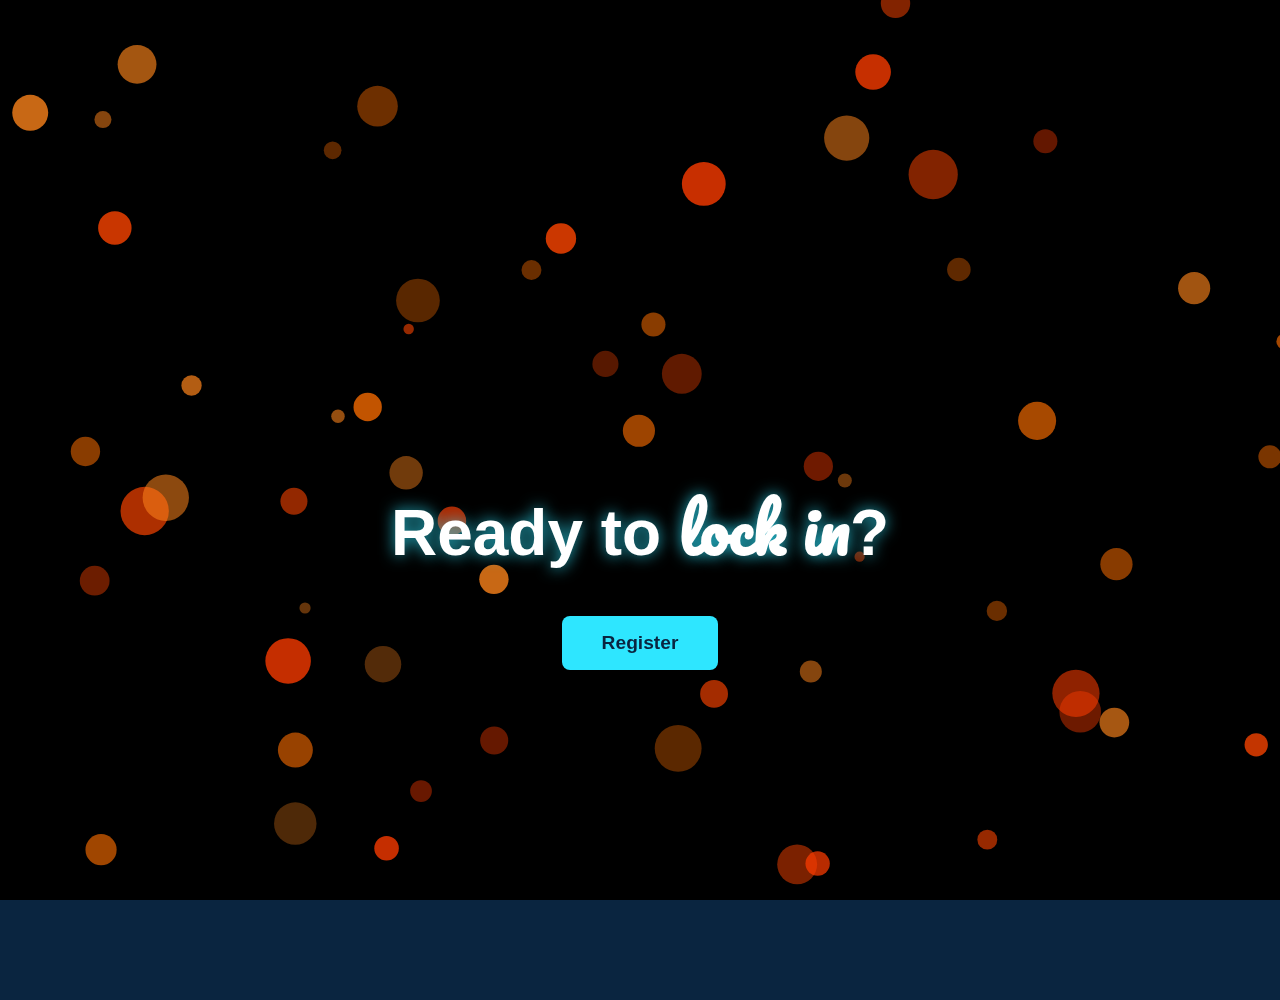
<file: index.html>
<!DOCTYPE html>
<html lang="en">
<head>
  <meta charset="UTF-8">
  <meta name="viewport" content="width=device-width, initial-scale=1.0">
  <title>Streak Lock-in</title>

  <!-- Google Font for cursive -->
  <link href="https://fonts.googleapis.com/css2?family=Pacifico&display=swap" rel="stylesheet">

  <link rel="stylesheet" href="css/styles.css">
</head>
<body>
  <header class="hero">
    <canvas id="bg-canvas"></canvas>
    <div class="overlay">
      <h1 class="title">
        Ready to <span class="cursive">lock in</span>?
      </h1>
      <a href="login.html" class="btn">Register</a>
    </div>
  </header>

  <script src="js/main.js"></script>
</body>
</html>
</file>
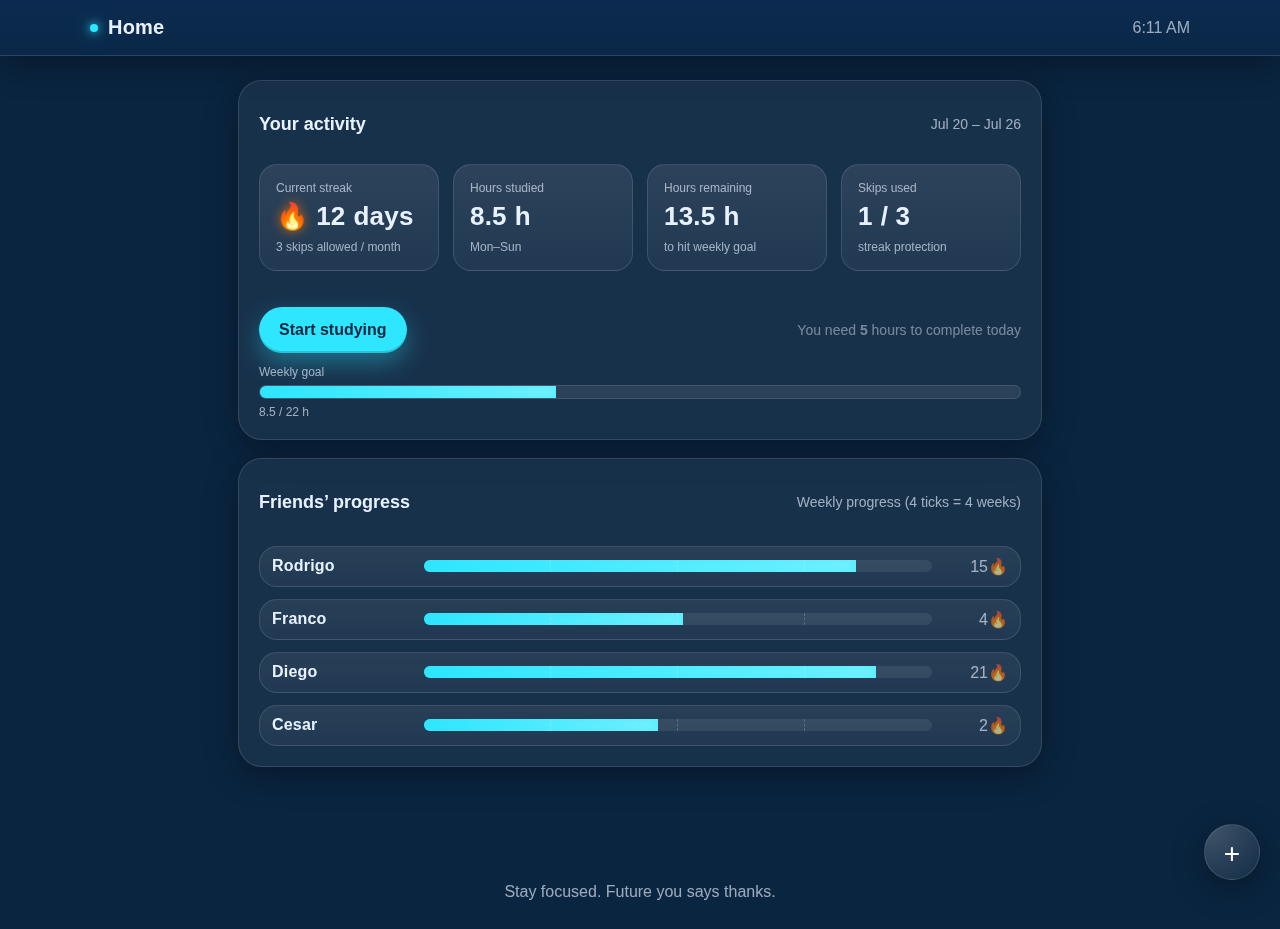
<file: home.html>
<!DOCTYPE html>
<html lang="en">
<head>
  <meta charset="UTF-8" />
  <meta name="viewport" content="width=device-width, initial-scale=1" />
  <title>Home • Study Focus</title>
  <link rel="stylesheet" href="css/home.css">
</head>
<body class="home-page">
  <!-- Background -->
  <canvas id="bg-canvas" aria-hidden="true"></canvas>

  <div class="page" role="application">
    <header>
      <nav class="nav" aria-label="primary">
        <div class="brand" aria-label="Home">
          <span class="dot" aria-hidden="true"></span>
          <span>Home</span>
        </div>
        <div class="clock" aria-live="polite" id="clock">--:-- --</div>
      </nav>
    </header>

    <main>
      <section class="cards">
        <!-- Activity -->
        <article class="card" aria-labelledby="act-title">
          <div class="card-header">
            <h2 class="card-title" id="act-title">Your activity</h2>
            <div class="card-sub" id="week-range">This week</div>
          </div>

          <div class="activity">
            <div class="metric">
              <div class="label">Current streak</div>
              <div class="value"><span class="fire">🔥</span><span id="streak-days">12</span><span>days</span></div>
              <div class="hint">3 skips allowed / month</div>
            </div>
            <div class="metric">
              <div class="label">Hours studied</div>
              <div class="value"><span id="hours-done">8.5</span><span>h</span></div>
              <div class="hint" id="done-hint">Mon–Sun</div>
            </div>
            <div class="metric">
              <div class="label">Hours remaining</div>
              <div class="value"><span id="hours-left">13.5</span><span>h</span></div>
              <div class="hint">to hit weekly goal</div>
            </div>
            <div class="metric">
              <div class="label">Skips used</div>
              <div class="value"><span id="skips-used">1</span><span>/ 3</span></div>
              <div class="hint">streak protection</div>
            </div>
          </div>

          <!-- CTA -->
          <div class="cta-row">
            <a href="timer.html">
                <button class="cta">Start studying</button>
            </a>
            
            <div class="cta-note" id="cta-note">You need <strong id="today-needed">5</strong> hours to complete today</div>
          </div>

          <!-- Weekly goal bar (progress) -->
          <div class="goal-wrap" aria-hidden="false">
            <div class="goal-label">Weekly goal</div>
            <div class="goal-bar">
              <div class="goal-bar__fill" id="weekly-goal-fill" style="width: 28%;"></div>
            </div>
            <div class="goal-legend"><span id="goal-legend-text">8.5 / 22 h</span></div>
          </div>
        </article>

        <!-- Friends / Strata -->
        <article class="card" aria-labelledby="friends-title">
          <div class="card-header">
            <h2 class="card-title" id="friends-title">Friends’ progress</h2>
            <div class="card-sub">Weekly progress (4 ticks = 4 weeks)</div>
          </div>

          <!-- Server-side/HTML placeholders (visible even if JS fails).
               JS will replace these with animated bars. -->
          <div class="friends" id="friends-list">
            <div class="friend">
              <div class="friend-name">Rodrigo</div>
              <div class="progress">
                <div class="bar" style="width: 85%;"></div>
                <div class="ticks"><span></span><span></span><span></span><span></span></div>
              </div>
              <div class="streak-count">15🔥</div>
            </div>
            <div class="friend">
              <div class="friend-name">Franco</div>
              <div class="progress">
                <div class="bar" style="width: 52%;"></div>
                <div class="ticks"><span></span><span></span><span></span><span></span></div>
              </div>
              <div class="streak-count">4🔥</div>
            </div>
            <div class="friend">
              <div class="friend-name">Diego</div>
              <div class="progress">
                <div class="bar" style="width: 89%;"></div>
                <div class="ticks"><span></span><span></span><span></span><span></span></div>
              </div>
              <div class="streak-count">21🔥</div>
            </div>
            <div class="friend">
              <div class="friend-name">Cesar</div>
              <div class="progress">
                <div class="bar" style="width: 47%;"></div>
                <div class="ticks"><span></span><span></span><span></span><span></span></div>
              </div>
              <div class="streak-count">2🔥</div>
            </div>
          </div>
        </article>
      </section>
    </main>

    <footer>Stay focused. Future you says thanks.</footer>
  </div>

  <!-- Floating + -->
  <button class="fab" aria-label="Add" title="Add">+</button>

  <!-- Load JS (matches your folder layout) -->
  <script src="js/home.js" defer></script>
</body>
</html>
</file>
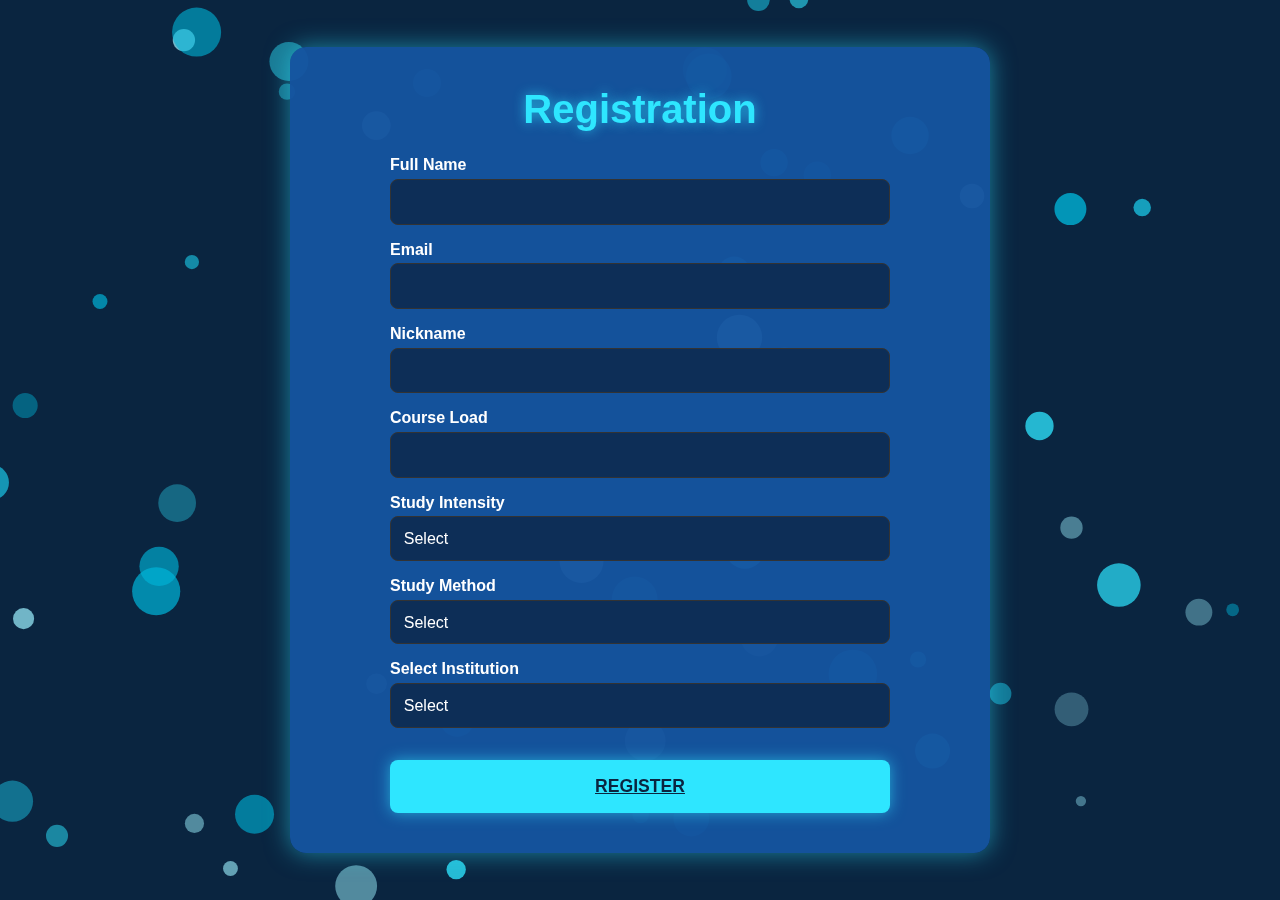
<file: register.html>
<!DOCTYPE html>
<html lang="en">
<head>
  <meta charset="UTF-8" />
  <title>StreakIn | Registration</title>
  <meta name="viewport" content="width=device-width, initial-scale=1.0" />
  <link rel="stylesheet" href="css/register.css" />
  <script src="js/register.js" defer></script>
</head>
<body>

  <!-- Titles and options -->
  <canvas id="bg-canvas" aria-hidden="true"></canvas>

  <div class="streakin-container">
    <h1 class="streakin-title">Registration</h1>

    <form id="streakin-registration-form" class="streakin-form" action="#" method="POST">
      <div class="streakin-form-group">
        <label for="name">Full Name</label>
        <input type="text" id="name" name="name" required />
      </div>

      <div class="streakin-form-group">
        <label for="email">Email</label>
        <input type="email" id="email" name="email" required />
      </div>

      <div class="streakin-form-group">
        <label for="nickname">Nickname</label>
        <input type="text" id="nickname" name="nickname" required />
      </div>

      <div class="streakin-form-group">
        <label for="course">Course Load</label>
        <input type="text" id="course" name="course" required />
      </div>

      <div class="streakin-form-group">
        <label for="difficulty">Study Intensity</label>
        <select id="difficulty" name="difficulty" required>
          <option value="" disabled selected>Select</option>
          <option value="easy">Easy</option>
          <option value="medium">Medium</option>
          <option value="hard">Hard</option>
        </select>
      </div>

      <div class="streakin-form-group">
        <label for="method">Study Method</label>
        <select id="method" name="method" required>
          <option value="" disabled selected>Select</option>
          <option value="Pomodoro">Pomodoro</option>
          <option value="Feynman">Feynman</option>
          <option value="Active Recall">Active Recall</option>
        </select>
      </div>

      <div class="streakin-form-group">
        <label for="institution">Select Institution</label>
        <select id="institution" name="difficulty" required>
          <option value="" disabled selected>Select</option>
          <option value="Simon Fraser University">Simon Fraser University</option>
          <option value="University of British Columbia">University of British Columbia</option>
          <option value="Douglas College">Douglas College</option>
          <option value="Langara College">Langara College</option>
          <option value="British Columbia Institute of Technology">British Columbia Institute of Technology</option>
        </select>
      </div>

      <a href="home.html" class="streakin-submit-btn">Register</a>
    </form>
  </div>

</body>
</html>
</file>
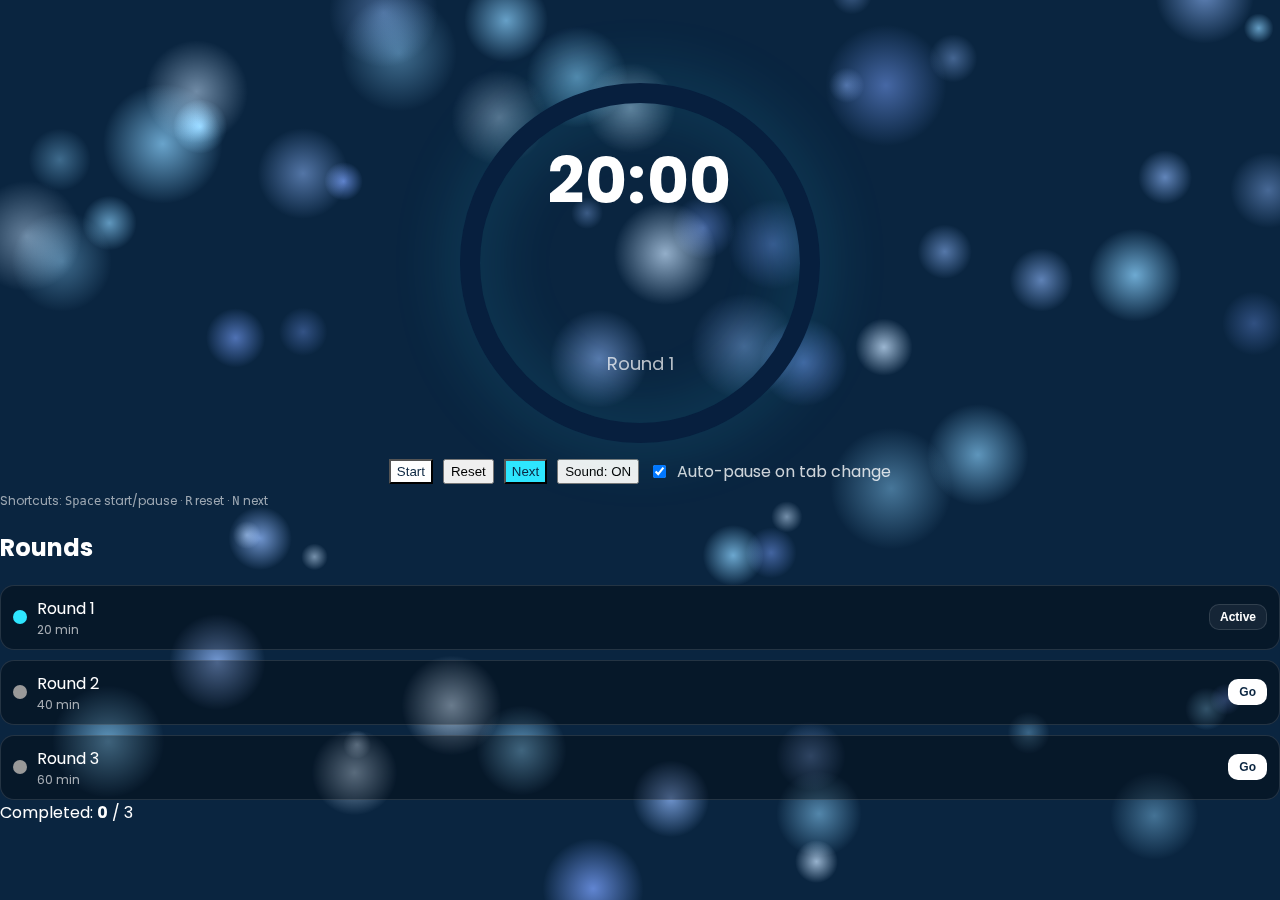
<file: timer.html>
<!doctype html>
<html lang="en">
<head>
  <meta charset="utf-8" />
  <meta name="viewport" content="width=device-width,initial-scale=1" />
  <title>StreakIn — Study Timer</title>
  <link rel="stylesheet" href="css/style-timer.css" />
</head>
<body>
  <section class="hero">
    <!-- your animated background -->
    <canvas id="bg-canvas"></canvas>

    <!-- overlay content -->
    <div class="overlay">
      <main class="apple-wrap">
        <!-- Timer panel -->
        <section class="apple-panel">
          <div class="ring-wrap">
            <!-- 360x360 ring, stroke=20 => r=170 -->
            <svg width="360" height="360" viewBox="0 0 360 360" class="ring">
              <circle cx="180" cy="180" r="170" class="track" />
              <circle id="progress" cx="180" cy="180" r="170" class="progress" />
            </svg>
            <div class="center">
              <div id="time" class="time">40:00</div>
              <div id="roundLabel" class="subtle">Round 1</div>
            </div>
          </div>

          <div class="controls">
            <button id="startPause" class="btn-primary">Start</button>
            <button id="reset" class="btn-plain">Reset</button>
            <button id="next" class="btn-accent">Next</button>

            <button id="sound" class="btn-plain" aria-pressed="true">Sound: ON</button>
            <label class="toggle">
              <input type="checkbox" id="autopause" checked />
              <span>Auto-pause on tab change</span>
            </label>
          </div>

          <p id="pauseReason" class="notice hidden">Paused — tab/screen changed</p>
          <p class="hint">Shortcuts: <kbd>Space</kbd> start/pause · <kbd>R</kbd> reset · <kbd>N</kbd> next</p>
        </section>

        <!-- Rounds panel -->
        <aside class="apple-panel side">
          <h2>Rounds</h2>
          <ul id="rounds" class="rounds"></ul>
          <div class="meta">Completed: <strong id="completed">0</strong> / <span id="total">3</span></div>
        </aside>
      </main>
    </div>
  </section>

  <!-- your animated bg script + the timer logic -->
  <script src="js/main.js"></script>
  <script src="js/timer.js" defer></script>
</body>
</html>
</file>
<file: css/styles.css>
:root {
  --blue-bg: #0A2540;
  --header-dark: #0D2E57;
  --cyan: #2EE6FF;
  --white: #ffffff;
}

/*  GLOBAL */
html, body {
  height: 100%;
  margin: 0;
  font-family: 'Poppins', sans-serif;
  background: var(--blue-bg);
  color: var(--white);
  display: block;
  scroll-behavior: smooth;
}

a {
  text-decoration: none;
}

/* HEADER */
.streakin-header {
  background: var(--header-dark);
  color: var(--white);
  display: flex;
  justify-content: space-between;
  align-items: center;
  padding: 0.5rem 2rem;
  position: fixed;
  top: 0;
  left: 0;
  width: 100%;
  box-shadow: 0 2px 10px rgba(0,0,0,0.3);
  z-index: 1000000000000000;
  min-height: 80px;
}

.streakin-header-left,
.streakin-header-right {
  display: flex;
  align-items: center;
}

.streakin-logo {
  height: 150px;         
  width: auto;
  object-fit: contain;
  display: block;
}

.streakin-lockin-btn {
  background: var(--cyan);
  color: var();
  border: none;
  padding: 0.7rem 1.5rem;
  font-size: 1rem;
  font-weight: 600;
  border-radius: 2rem;
  cursor: pointer;
  transition: background-color 0.2s ease, transform 0.15s ease;
  white-space: nowrap;
}

.streakin-lockin-btn:hover {
  background: var(--white);
  transform: scale(1.05);
}

/* HERO SECTION */
.hero {
  position: relative;
  height: 100vh;
  padding-top: 100px; 
  display: flex;
  flex-direction: column;  
  justify-content: center;
  align-items: center;
  text-align: center;
  z-index: 1;
}

.hero .overlay{
  position:relative;
  background:transparent;
  z-index:1;
}

.title {
  font-size: 4rem;
  margin-bottom: 2rem;
  text-shadow: 0 0 15px rgba(46, 230, 255, 0.8);
}

.title .cursive {
  font-family: 'Pacifico', cursive;
}

.btn {
  display: inline-block;
  padding: 1rem 2.5rem;
  font-size: 1.2rem;
  font-weight: bold;
  background: var(--cyan);
  color: var(--blue-bg);
  border-radius: 8px;
  transition: all 0.3s ease;
}

.btn:hover {
  background: var(--white);
  color: var(--blue-bg);
  box-shadow: 0 4px 15px rgba(46, 230, 255, 0.5);
}

/* BACKGROUND CANVAS */
#bg-canvas {
  position: fixed;
  top: 0;
  left: 0;
  width: 100%;
  height: 100%;
  z-index: 0;
  pointer-events: none;
}

/* INFO SECTION */
.streakin-info-section {
  display: flex;
  justify-content: space-between;
  align-items: center;
  max-width: 1100px;
  margin: 5rem auto;
  padding: 2rem;
  gap: 2rem;
  background: rgba(255, 255, 255, 0.05);
  border-radius: 1rem;
  backdrop-filter: blur(8px);
  box-shadow: 0 4px 15px rgba(0,0,0,0.2);
}

.streakin-info-text {
  flex: 1;
}

.streakin-info-text h2 {
  font-size: 2rem;
  color: var(--cyan);
  margin-bottom: 1rem;
}

.streakin-info-text p {
  line-height: 1.6;
  margin-bottom: 1rem;
  font-size: 1.1rem;
}

.streakin-info-image {
  flex: 1;
  display: flex;
  justify-content: center;
}

.streakin-info-image img {
  width: 100%;
  max-width: 450px;
  border-radius: 0.5rem;
  box-shadow: 0 4px 20px rgba(0,0,0,0.3);
}

/* RESPONSIVE */
@media (max-width: 800px) {
  .title {
    font-size: 2.8rem;
  }

  .streakin-info-section {
    flex-direction: column;
    text-align: center;
  }

  .streakin-info-text, 
  .streakin-info-image {
    flex: none;
    width: 100%;
  }

  .streakin-info-image img {
    max-width: 100%;
  }

  .streakin-header {
    flex-direction: column;
    gap: 0.5rem;
    min-height: auto;
    padding: 1rem;
  }

  .streakin-header-left, 
  .streakin-header-right {
    justify-content: center;
  }
}
</file>
<file: css/home.css>
:root {
  --blue-bg: #0A2540;
  --cyan: #2EE6FF;
  --white: #ffffff;
  --header-dark: #0D2E57;

  --fg: #e8f1ff;
  --muted: rgba(232,241,255,0.65);
  --card-border: rgba(255,255,255,0.12);
  --glass: rgba(255,255,255,0.06);
  --shadow: 0 8px 32px rgba(0,0,0,0.35);
  --radius: 18px;
  --radius-lg: 24px;
}

html, body { height: 100%; margin: 0; background: var(--blue-bg); color: var(--fg);
  -webkit-font-smoothing: antialiased; -moz-osx-font-smoothing: grayscale;
  font-family: -apple-system, BlinkMacSystemFont, "SF Pro Text", "SF Pro Display", Segoe UI, Roboto, Helvetica, Arial, system-ui, sans-serif;
}

#bg-canvas { position: fixed; inset: 0; z-index: -1; width: 100vw; height: 100vh; display: block; filter: saturate(1.1) brightness(0.95); }

.page { min-height: 100vh; display: grid; grid-template-rows: auto 1fr auto; }

header { position: sticky; top: 0; backdrop-filter: blur(12px);
  background: linear-gradient(180deg, rgba(13,46,87,0.65), rgba(13,46,87,0.35));
  border-bottom: 1px solid var(--card-border); box-shadow: var(--shadow); z-index: 10; }

.nav { max-width: 1100px; margin: 0 auto; display: flex; align-items: center; justify-content: space-between; gap: 16px; padding: 16px 20px; }
.brand { display: inline-flex; align-items: center; gap: 10px; font-size: 20px; font-weight: 600; letter-spacing: .2px; }
.brand .dot { width: 8px; height: 8px; border-radius: 999px; background: var(--cyan); box-shadow: 0 0 10px var(--cyan), 0 0 24px rgba(46,230,255,.65); }
.clock { font-variant-numeric: tabular-nums; font-weight: 500; color: var(--muted); }

main { max-width: 1100px; margin: 24px auto; padding: 0 20px 64px; }
.cards { display: grid; gap: 18px; }

.card { background: var(--glass); border: 1px solid var(--card-border); border-radius: var(--radius-lg); box-shadow: var(--shadow); }
.card-header { display: flex; align-items: center; justify-content: space-between; padding: 18px 20px 0; }
.card-title { font-size: 18px; font-weight: 600; color: var(--fg); }
.card-sub { font-size: 14px; color: var(--muted); }

.activity { padding: 14px 20px 20px; display: grid; grid-template-columns: repeat(4, minmax(180px,1fr)); gap: 14px; }
.metric { background: linear-gradient(180deg, rgba(255,255,255,0.09), rgba(255,255,255,0.04)); border: 1px solid var(--card-border); border-radius: var(--radius); padding: 16px; }
.metric .label { font-size: 12px; color: var(--muted); margin-bottom: 6px; }
.metric .value { font-size: 26px; font-weight: 700; letter-spacing: .2px; display: flex; align-items: center; gap: 8px; }
.metric .hint { font-size: 12px; color: var(--muted); margin-top: 8px; }
.fire { filter: drop-shadow(0 0 6px rgba(255,115,0,0.8)); }

/* CTA */
.cta-row { display: flex; align-items: baseline; justify-content: space-between; padding: 16px 20px 8px; gap: 14px; flex-wrap: wrap; }
.cta { appearance: none; border: 0; cursor: pointer; padding: 14px 20px; border-radius: 999px; font-weight: 600; font-size: 16px; color: var(--blue-bg); background: var(--cyan); box-shadow: 0 10px 24px rgba(46,230,255,0.35), inset 0 -2px 0 rgba(0,0,0,0.15); transition: transform .08s ease, filter .2s ease; }
.cta:active { transform: translateY(1px) scale(0.99); }
.cta:focus-visible { outline: 2px solid var(--white); outline-offset: 3px; }
.cta-note { font-size: 14px; color: var(--muted); opacity: .7; }

/* Weekly goal bar */
.goal-wrap { padding: 4px 20px 20px; }
.goal-label { font-size: 12px; color: var(--muted); margin-bottom: 6px; }
.goal-bar { height: 12px; background: rgba(255,255,255,0.08); border-radius: 999px; overflow: hidden; border: 1px solid var(--card-border); }
.goal-bar__fill { height: 100%; width: 0; background: linear-gradient(90deg, var(--cyan), #7cf3ff); box-shadow: 0 0 12px rgba(46,230,255,0.6) inset; transition: width .9s cubic-bezier(.2,.7,.2,1); }
.goal-legend { margin-top: 6px; font-size: 12px; color: var(--muted); }

/* Friends */
.friends { padding: 18px 20px 20px; display: grid; gap: 12px; }
.friend { display: grid; grid-template-columns: 140px 1fr 64px; gap: 12px; align-items: center; padding: 10px 12px; border: 1px solid var(--card-border); border-radius: var(--radius); background: linear-gradient(180deg, rgba(255,255,255,0.07), rgba(255,255,255,0.04)); }
.friend-name { font-weight: 600; letter-spacing: .2px; }
.progress { height: 12px; border-radius: 999px; overflow: hidden; background: rgba(255,255,255,0.08); position: relative; }
.progress .bar { height: 100%; width: 0%; background: linear-gradient(90deg, var(--cyan), #7cf3ff); box-shadow: 0 0 12px rgba(46,230,255,0.6) inset; transition: width .9s cubic-bezier(.2,.7,.2,1); position: relative; }
.progress .ticks { position: absolute; inset: 0; display: grid; grid-template-columns: repeat(4,1fr); }
.progress .ticks span { border-right: 1px dashed rgba(255,255,255,0.18); }
.progress .ticks span:last-child { border-right: 0; }
.streak-count { text-align: right; color: var(--muted); font-variant-numeric: tabular-nums; }

/* Floating + */
.fab { position: fixed; right: 20px; bottom: 20px; z-index: 20; cursor: pointer; width: 56px; height: 56px; border-radius: 999px; border: 1px solid var(--card-border); background: radial-gradient(120% 120% at 10% 5%, rgba(255,255,255,0.22), rgba(255,255,255,0.05)); color: var(--white); font-size: 28px; line-height: 56px; text-align: center; box-shadow: var(--shadow); }
.fab:focus-visible { outline: 2px solid var(--white); outline-offset: 4px; }

footer { color: var(--muted); text-align: center; padding: 28px 16px; }

/* Responsive */
@media (max-width: 900px) {
  .activity { grid-template-columns: repeat(2, 1fr); }
  .friend { grid-template-columns: 1fr; }
  .streak-count { text-align: left; }
}
@media (max-width: 520px) {
  .activity { grid-template-columns: 1fr; }
}
</file>
<file: css/register.css>
:root {
    --blue-bg: #0A2540;     
    --cyan: #2EE6FF;        
    --white: #ffffff;
    --header-dark: #0D2E57;  
}

* {
    box-sizing: border-box;
    margin: 0;
    padding: 0;
}

body {
    height: 100vh;
    display: flex;
    justify-content: center;
    align-items: center;
    background: var(--blue-bg);
    font-family: 'Poppins', sans-serif;
    color: var(--white);
    overflow: hidden;
}

/*Background Canvas*/

#bg-canvas {
    position: absolute;
    top: 0;
    left: 0;
    width: 100%;
    height: 100%;
    z-index: 0;
}

/* Registration Container */
.streakin-container {
    position: relative;
    z-index: 1;
    width: 90%;
    max-width: 700px;
    padding: 2.5rem;
    background-color: rgba(21, 84, 160, 0.95);
    border-radius: 1rem;
    box-shadow: 0 0 25px rgba(46, 230, 255, 0.5);
}

/* Title */
.streakin-title {
    text-align: center;
    margin-bottom: 1.5rem;
    font-size: 2.5rem;
    color: var(--cyan);
    text-shadow: 0 0 12px rgba(46, 230, 255, 0.7);
}

/* Form Styles */
.streakin-form {
    display: flex;
    flex-direction: column;
    gap: 1rem;
    align-items: center;
    text-align: center;
}

.streakin-form-group {
    width: 100%;
    max-width: 500px;
    display: flex;
    flex-direction: column;
    align-items: flex-start;
}

.streakin-form-group label {
    margin-bottom: 0.3rem;
    font-weight: 600;
    color: var(--white);
    text-align: center;
}

.streakin-form-group input,
.streakin-form-group select {
    width: 100%;
    padding: 0.8rem;
    border-radius: 0.5rem;
    border: 1px solid #333;
    background: #0D2E57;
    color: var(--white);
    font-size: 1rem;
    transition: all 0.2s ease;
    box-sizing: border-box;
    appearance: none;
}

.streakin-form-group input:focus,
.streakin-form-group select:focus {
    outline: none;
    border-color: var(--cyan);
    box-shadow: 0 0 10px rgba(46, 230, 255, 0.6);
}

/* Submit Button */
.streakin-submit-btn {
    width: 100%;
    max-width: 500px;
    margin-top: 1rem;
    padding: 1rem;
    font-size: 1.1rem;
    font-weight: bold;
    text-transform: uppercase;
    border: none;
    border-radius: 0.5rem;
    background-color: var(--cyan);
    color: var(--blue-bg);
    cursor: pointer;
    transition: all 0.3s ease;
    box-shadow: 0 0 15px rgba(46, 230, 255, 0.6);
}

.streakin-submit-btn:hover {
    background-color: var(--white);
    color: var(--blue-bg);
    transform: scale(1.05);
    box-shadow: 0 0 20px rgba(46, 230, 255, 0.7);
}
</file>
<file: css/style-timer.css>
/* Variables y tipografía */
@import url('https://fonts.googleapis.com/css2?family=Poppins:wght@400;600;700&display=swap');

:root {
  --blue-bg: #0A2540;    
  --cyan: #2EE6FF;        
  --white: #ffffff;
  --header-dark: #0D2E57; 
}

/* Estructura base y hero con canvas */
html, body { height: 100%; }
body {
  margin: 0;
  font-family: 'Poppins', system-ui, -apple-system, Segoe UI, Roboto, Arial, sans-serif;
  color: var(--white);
  background: var(--blue-bg);
  display: flex;
  align-items: center;
  justify-content: center;
}

.hero { position: relative; min-height: 100vh; width: 100%; display: grid; place-items: center; }
#bg-canvas { position: absolute; inset: 0; width: 100%; height: 100%; display: block; }
.overlay { position: relative; z-index: 1; width: 100%; }

/* Layout de los paneles */
.timer-wrap { display: grid; gap: 24px; padding: 24px; align-items: center; justify-items: center; }
@media (min-width: 1024px){ .timer-wrap { grid-template-columns: 1fr 360px; max-width: 1100px; margin: 0 auto; } }

.panel{
  background: color-mix(in oklab, var(--blue-bg) 80%, black 20%); 
  border: 1px solid rgba(255,255,255,.12);
  border-radius: 24px;
  padding: 24px;
  backdrop-filter: blur(10px);
  box-shadow: 0 10px 30px rgba(0,0,0,.45), inset 0 1px 0 rgba(255,255,255,.06);
  max-width: 720px;
}
.panel.side{ width: 360px; }
.panel-title{ margin: 0 0 12px; font-weight: 700; letter-spacing: .2px; }

/* Timer circular */
.ring-wrap{ position: relative; width: 360px; height: 360px; margin: 8px auto; }
.ring{ display: block; transform: rotate(-90deg); filter: drop-shadow(0 0 30px rgba(46,230,255,.25)); }
.track{
  fill: none;
  stroke: color-mix(in oklab, var(--header-dark) 80%, black 20%);
  stroke-width: 20;
  stroke-linecap: round;
}
.progress{
  fill: none;
  stroke: var(--cyan);
  stroke-width: 20;
  stroke-linecap: round;
  transition: stroke-dashoffset .2s linear;
}
.center{ position: absolute; inset: 0; display: grid; place-items: center; text-align: center; }
.time{ font: 700 64px/1 'Poppins', sans-serif; letter-spacing: .5px; }
.subtle{ margin-top: 6px; color: rgba(255,255,255,.7); font-size: 18px; }

/* Controles */
.controls{ display: flex; flex-wrap: wrap; gap: 10px; margin-top: 16px; justify-content: center; }
.btn{
  padding: 10px 14px; border-radius: 14px; border: 1px solid rgba(255,255,255,.12);
  background: rgba(255,255,255,.06); color: var(--white); font-weight: 600;
  cursor: pointer; transition: .15s ease background-color, .15s ease transform;
}
.btn:hover{ background: rgba(255,255,255,.12); }
.btn-primary{ background: var(--white); color: var(--blue-bg); }
.btn-primary:hover{ background: rgba(255,255,255,.92); transform: translateY(-1px); }
.btn-accent{ background: var(--cyan); color: var(--blue-bg); }
.btn-accent:hover{ filter: brightness(1.05); transform: translateY(-1px); }

.toggle{ display: inline-flex; align-items: center; gap: 8px; color: rgba(255,255,255,.8); }
.notice{ margin-top: 8px; color: #ffd37a; background: rgba(255,208,128,.08); border: 1px solid rgba(255,208,128,.3); padding: 8px 12px; border-radius: 10px; }
.hidden{ display: none; }
.hint{ color: rgba(255,255,255,.6); font-size: 12px; margin-top: 8px; }

/* Lista de rondas */
.rounds{ list-style: none; margin: 0; padding: 0; display: grid; gap: 10px; }
.round{
  display: flex; align-items: center; justify-content: space-between;
  padding: 10px 12px; border-radius: 14px;
  border: 1px solid rgba(255,255,255,.12); background: rgba(0,0,0,.35);
}
.round .info{ display: flex; align-items: center; gap: 10px; }
.dot{ width: 14px; height: 14px; border-radius: 999px; background: #999; }
.dot.inprogress{ background: var(--cyan); }
.dot.completed{ background: #34d399; }
.round .minutes{ color: rgba(255,255,255,.65); font-size: 12px; }
.round button{ font-size: 12px; padding: 5px 10px; border-radius: 10px; }

/* Urgencia últimos 10s */
@keyframes pulse{
  0%{ transform: scale(1); text-shadow: 0 0 0 rgba(46,230,255,.5); }
  50%{ transform: scale(1.02); text-shadow: 0 0 12px rgba(46,230,255,.75); }
  100%{ transform: scale(1); text-shadow: 0 0 0 rgba(46,230,255,.5); }
}
.urgent .time{ animation: pulse .8s infinite; }
</file>
